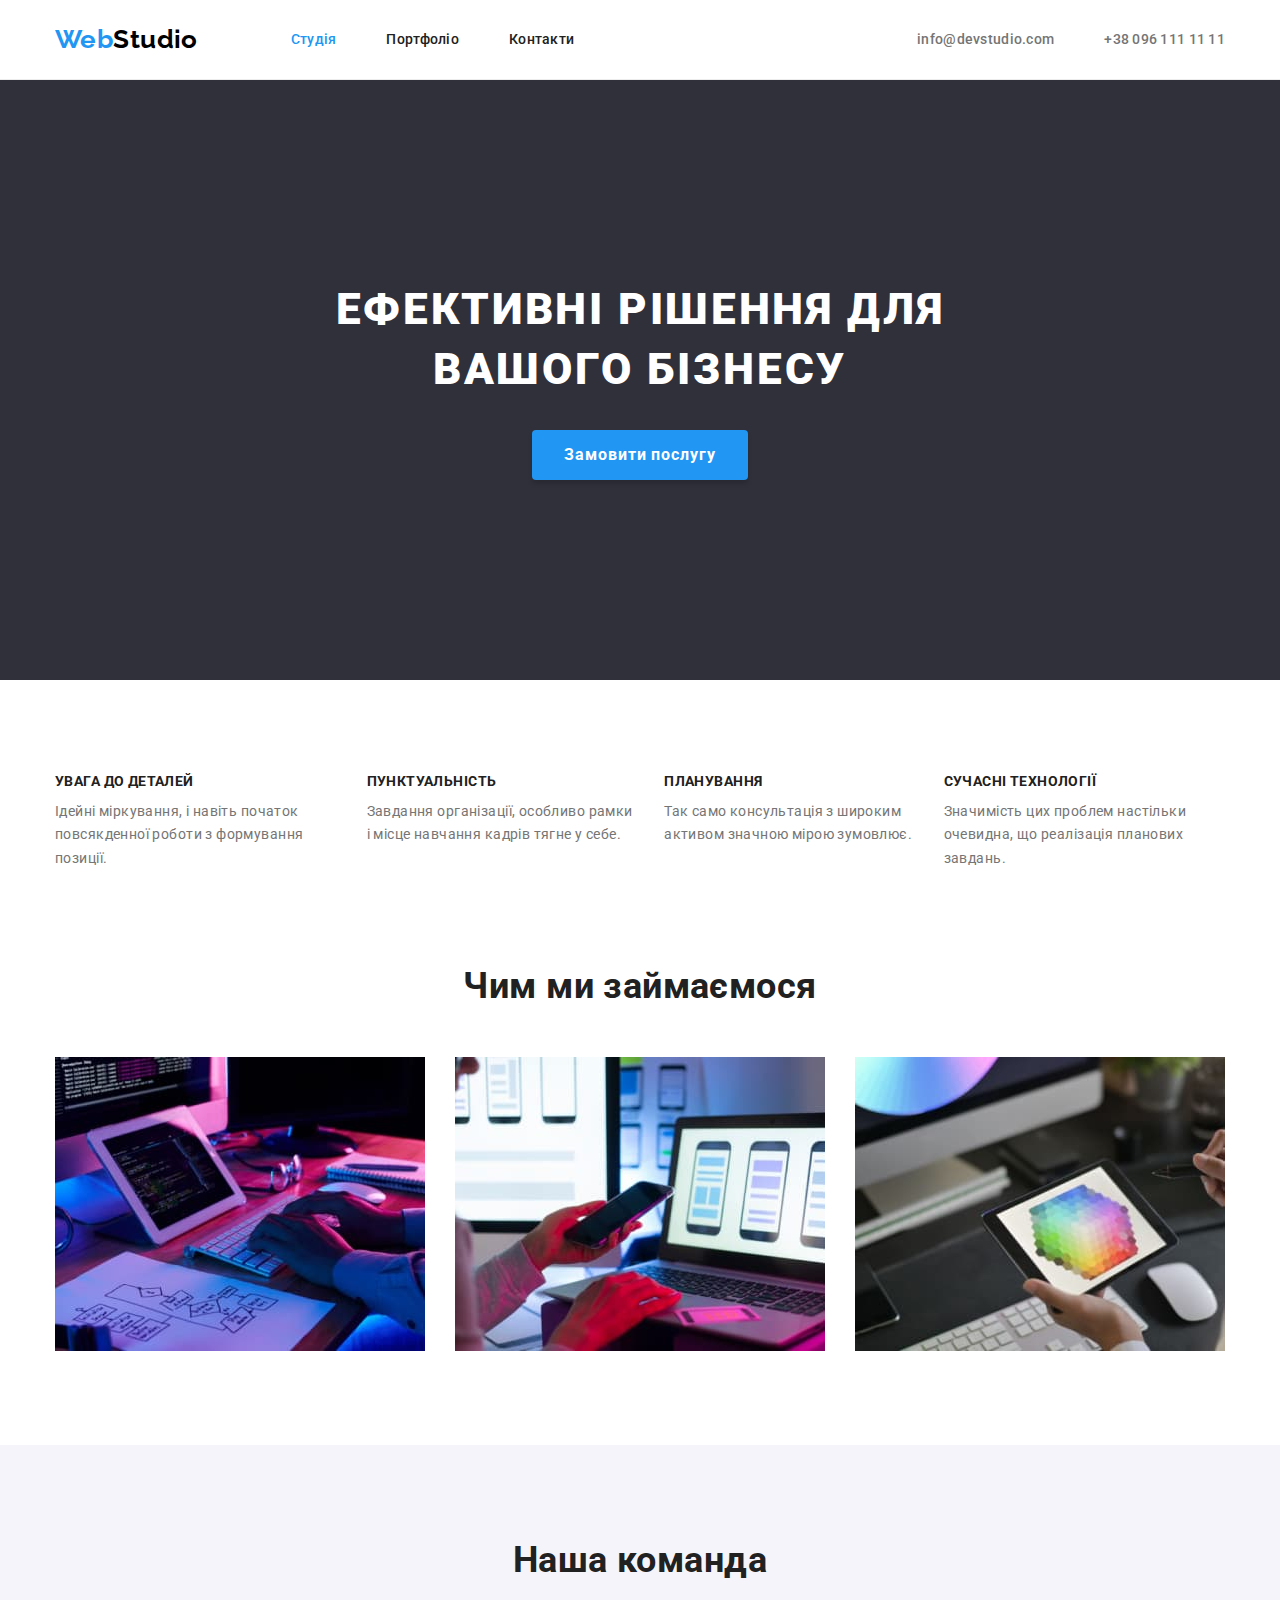
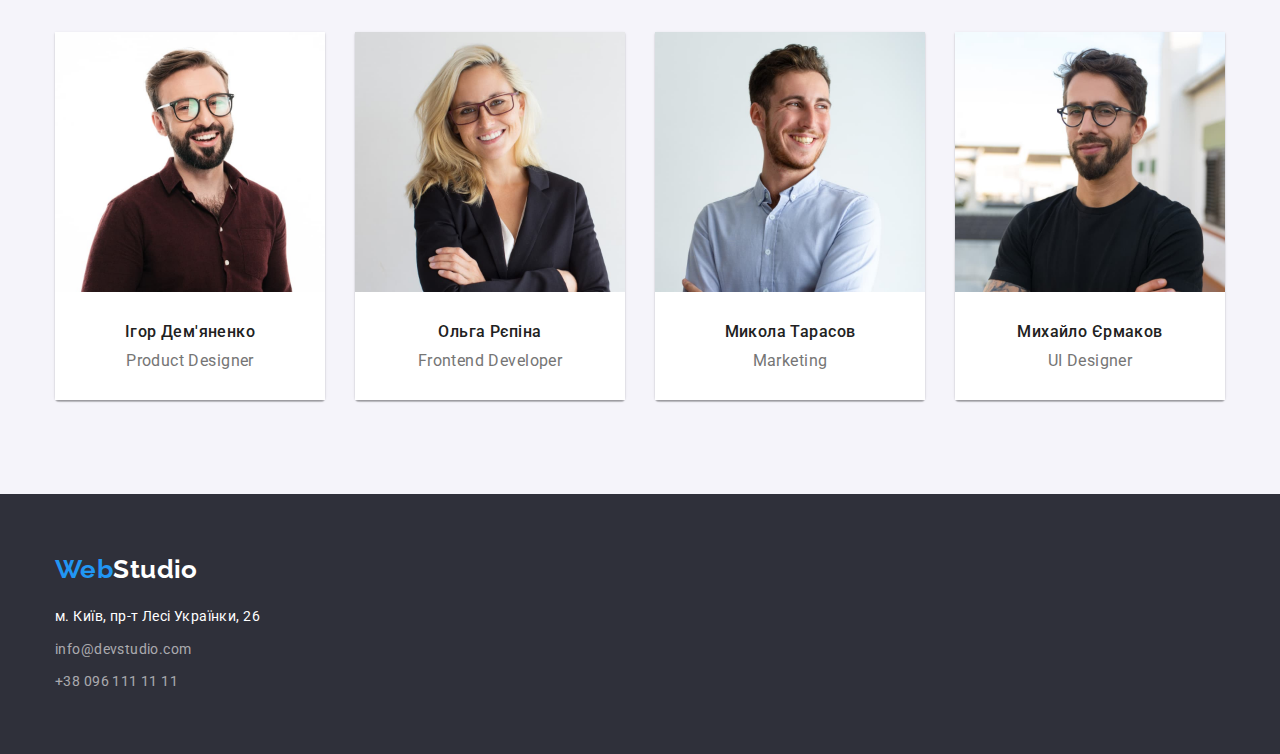
<file: index.html>
<!DOCTYPE html>
<html lang="en">
  <head>
    <meta charset="UTF-8" />
    <meta name="viewport" content="width=device-width, initial-scale=1.0" />
    <title>Студія</title>
    <link rel="preconnect" href="https://fonts.googleapis.com" />
    <link rel="preconnect" href="https://fonts.gstatic.com" crossorigin />
    <link
      href="https://fonts.googleapis.com/css2?family=Raleway:wght@700&family=Roboto:wght@400;500;700;900&display=swap"
      rel="stylesheet"
    />
    <link
      rel="stylesheet"
      href="https://cdn.jsdelivr.net/npm/modern-normalize@1.1.0/modern-normalize.min.css"
    />
    <link rel="stylesheet" href="./css/styles.css" />
  </head>
  <body>
    <header class="page-header">
      <div class="container page-header-container">
        <nav class="page-navigation">
          <a href="#webstudio" class="webstudio link"
            ><span class="weblogo">Web</span><span class="studiologoblack">Studio</span></a
          >
          <ul class="menu list">
            <li class="menu-item">
              <a href="./index.html" class="menu-link link current">Студія</a>
            </li>
            <li class="menu-item">
              <a href="./portfolio.html" class="menu-link link">Портфоліо</a>
            </li>
            <li class="menu-item">
              <a href="#contacts" class="menu-link link">Контакти</a>
            </li>
          </ul>
        </nav>
        <ul class="page-contacts list">
          <li class="page-contacts-item">
            <a href="mailto:info@devstudio.com" class="contacts-link link">info@devstudio.com</a>
          </li>
          <li class="page-contacts-item">
            <a href="tel:+380961111111" class="contacts-link link">+38 096 111 11 11</a>
          </li>
        </ul>
      </div>
    </header>
    <main>
      <section class="feature">
        <div class="container">
          <h1 class="feature-header">Ефективні рішення для вашого бізнесу</h1>
          <button class="modal-open-btn buttoncursor" type="button">Замовити послугу</button>
        </div>
      </section>
      <section class="section-characteristic">
        <div class="container">
          <h2 class="visually-hidden">Особливості</h2>
          <ul class="characteristic-list list">
            <li class="characteristic-item">
              <h3 class="characteristic-name">Увага до деталей</h3>
              <p class="characteristic-description">
                Ідейні міркування, і навіть початок повсякденної роботи з формування позиції.
              </p>
            </li>
            <li class="characteristic-item">
              <h3 class="characteristic-name">Пунктуальність</h3>
              <p class="characteristic-description">
                Завдання організації, особливо рамки і місце навчання кадрів тягне у себе.
              </p>
            </li>
            <li class="characteristic-item">
              <h3 class="characteristic-name">Планування</h3>
              <p class="characteristic-description">
                Так само консультація з широким активом значною мірою зумовлює.
              </p>
            </li>
            <li class="characteristic-item">
              <h3 class="characteristic-name">Сучасні технології</h3>
              <p class="characteristic-description">
                Значимість цих проблем настільки очевидна, що реалізація планових завдань.
              </p>
            </li>
          </ul>
        </div>
      </section>
      <section class="what-we-do section">
        <div class="container">
          <h2 class="name-header">Чим ми займаємося</h2>
          <ul class="work-photo-list list">
            <li class="work-photo-item">
              <img
                src="./images/box-1.jpg"
                alt="Work on PC"
                width="370"
                height="294"
                class="work-photo"
              />
            </li>
            <li class="work-photo-item">
              <img
                src="./images/box-2.jpg"
                alt="Work on notebook"
                width="370"
                height="294"
                class="work-photo"
              />
            </li>
            <li class="work-photo-item">
              <img
                src="./images/box-3.jpg"
                alt="Work on GP"
                width="370"
                height="294"
                class="work-photo"
              />
            </li>
          </ul>
        </div>
      </section>
      <section class="our-team section">
        <div class="container">
          <h2 class="name-header">Наша команда</h2>
          <ul class="workers-list list">
            <li class="workers-list-item">
              <img
                src="./images/photo-1.jpg"
                alt="IgorPhoto"
                width="270"
                height="260"
                class="workers-photo"
              />
              <div class="workers-container">
                <h3 class="workers-name">Ігор Дем'яненко</h3>
                <p class="workers-job">Product Designer</p>
              </div>
            </li>
            <li class="workers-list-item">
              <img
                src="./images/photo-2.jpg"
                alt="OlgaPhoto"
                width="270"
                height="260"
                class="workers-photo"
              />
              <div class="workers-container">
                <h3 class="workers-name">Ольга Рєпіна</h3>
                <p class="workers-job">Frontend Developer</p>
              </div>
            </li>
            <li class="workers-list-item">
              <img
                src="./images/photo-3.jpg"
                alt="MykolaPhoto"
                width="270"
                height="260"
                class="workers-photo"
              />
              <div class="workers-container">
                <h3 class="workers-name">Микола Тарасов</h3>
                <p class="workers-job">Marketing</p>
              </div>
            </li>
            <li class="workers-list-item">
              <img
                src="./images/photo-4.jpg"
                alt="Mykhaylo"
                width="270"
                height="260"
                class="workers-photo"
              />
              <div class="workers-container">
                <h3 class="workers-name">Михайло Єрмаков</h3>
                <p class="workers-job">UI Designer</p>
              </div>
            </li>
          </ul>
        </div>
      </section>
    </main>
    <footer class="page-footer">
      <div class="container">
        <a href="#webstudio" class="webstudio-footer link"
          ><span class="weblogo">Web</span><span class="studiologowhite">Studio</span></a
        >
        <address class="address-footer">
          <ul class="address-list list">
            <li class="address-list-item">
              <a
                href="https://goo.gl/maps/CPtrU1FHBa2aNyZL9"
                target="_blank"
                rel="noopener noreferrer nofollow"
                class="address link"
                >м. Київ, пр-т Лесі Українки, 26
              </a>
            </li>
            <li class="address-list-item">
              <a href="mailto:info@devstudio.com" class="footer-contacts link"
                >info@devstudio.com</a
              >
            </li>
            <li class="address-list-item">
              <a href="tel:+380961111111" class="footer-contacts link">+38 096 111 11 11</a>
            </li>
          </ul>
        </address>
      </div>
    </footer>
  </body>
</html>
</file>
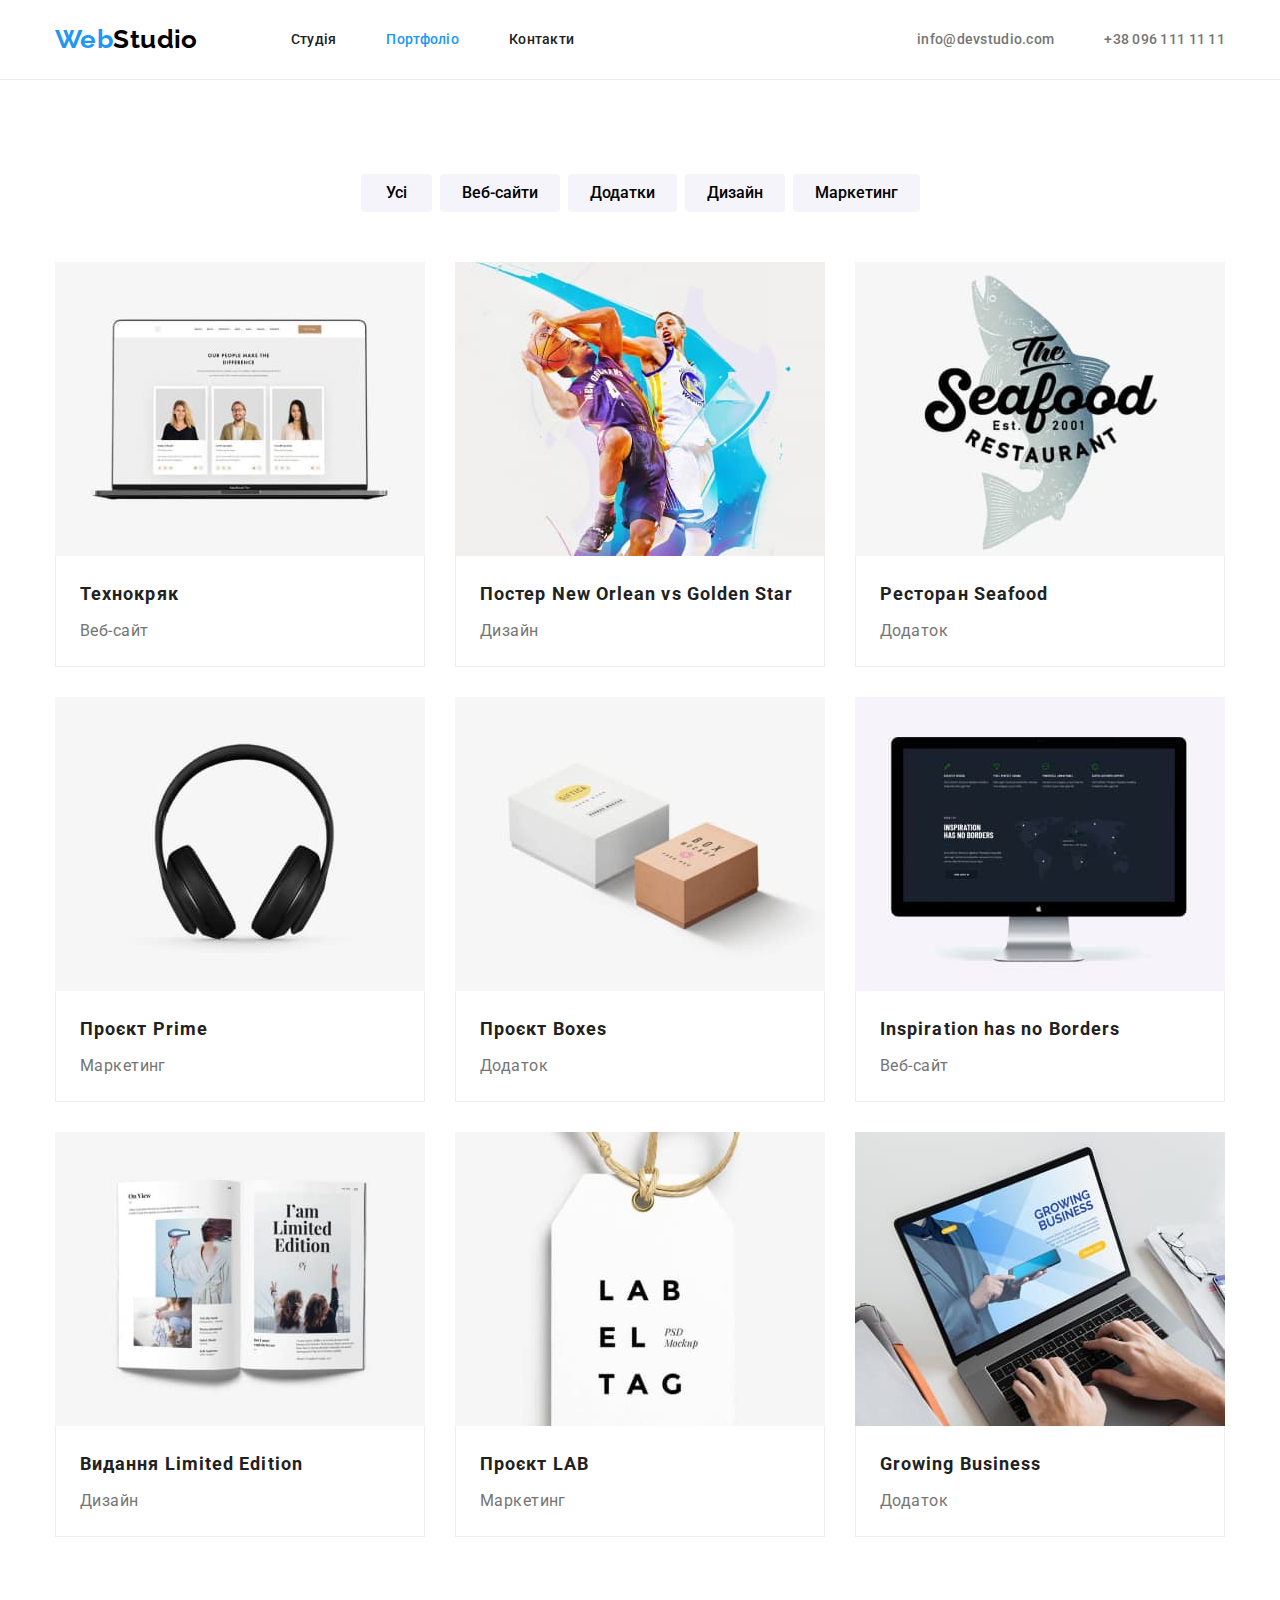
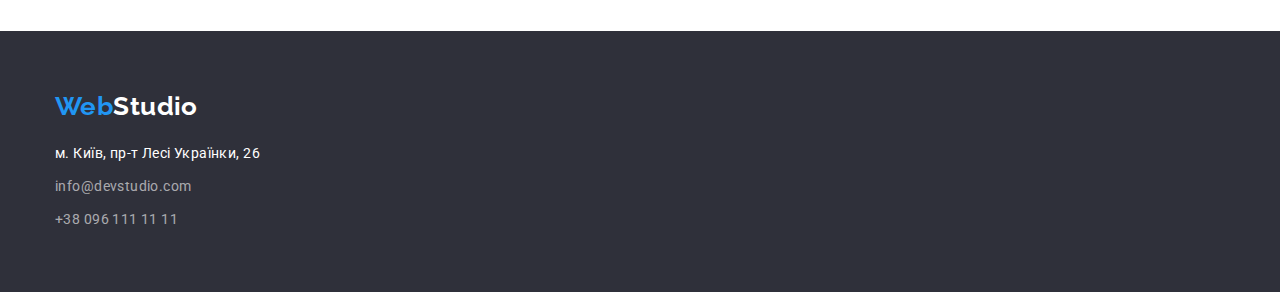
<file: portfolio.html>
<!DOCTYPE html>
<html lang="uk">
  <head>
    <meta charset="UTF-8" />
    <meta name="viewport" content="width=device-width, initial-scale=1.0" />
    <title>Портфоліо</title>
    <link rel="preconnect" href="https://fonts.googleapis.com" />
    <link rel="preconnect" href="https://fonts.gstatic.com" crossorigin />
    <link
      href="https://fonts.googleapis.com/css2?family=Raleway:wght@700&family=Roboto:wght@400;500;700;900&display=swap"
      rel="stylesheet"
    />
    <link 
      rel="stylesheet" 
      href="https://cdn.jsdelivr.net/npm/modern-normalize@1.1.0/modern-normalize.min.css"
    />
    <link rel="stylesheet" href="./css/styles.css" />
  </head>
  <body>
    <header class="page-header">
      <div class="container page-header-container">
        <nav class="page-navigation">
          <a href="#webstudio" class="webstudio link"
            ><span class="weblogo">Web</span><span class="studiologoblack">Studio</span></a
          >
          <ul class="menu list">
            <li class="menu-item">
              <a href="./index.html" class="menu-link link ">Студія</a>
            </li>
            <li class="menu-item">
              <a href="./portfolio.html" class="menu-link link current">Портфоліо</a>
            </li>
            <li class="menu-item">
              <a href="#contacts" class="menu-link link">Контакти</a>
            </li>
          </ul>
        </nav>
        <ul class="page-contacts list">
          <li class="page-contacts-item">
            <a href="mailto:info@devstudio.com" class="contacts-link link">info@devstudio.com</a>
          </li>
          <li class="page-contacts-item">
            <a href="tel:+380961111111" class="contacts-link link">+38 096 111 11 11</a>
          </li>
        </ul>
      </div>
    </header>
    <main>
      <section class="page-portfolio-projects">
        <div class="container">
          <h1 class="buttons visually-hidden">Кнопки</h2>
          <ul class="buttons-list list">
            <li class="buttons-list-item">
            <button class="portfolio-buttons buttoncursor portfolio-buttons-all" type="button">Усі</button>
            </li>
            <li class="buttons-list-item">
            <button class="portfolio-buttons buttoncursor" type="button">Веб-сайти</button>
            </li>
            <li class="buttons-list-item">
            <button class="portfolio-buttons buttoncursor" type="button">Додатки</button>
            </li>
            <li class="buttons-list-item">
            <button class="portfolio-buttons buttoncursor" type="button">Дизайн</button>
            </li>
            <li class="buttons-list-item">
            <button class="portfolio-buttons buttoncursor" type="button">Маркетинг</button>
            </li>
          </ul>
          <ul class="portfolio-projects list">
          <li class="portfolio-projects-item">
            <img
              src="./images/portfolio-1.jpg"
              alt="Notebook"
              width="370"
              height="294"
              class="portfolio-projects-photo"
            />
            <div class="portfolio-projects-container">
              <h2 class="portfolio-projects-name">Технокряк</h3>
              <p class="portfolio-projects-description">Веб-сайт</p>
            </div>
          </li>
          <li class="portfolio-projects-item">
            <img
              src="./images/portfolio-2.jpg"
              alt="Poster"
              width="370"
              height="294"
              class="portfolio-projects-photo"
            />
            <div class="portfolio-projects-container">
              <h2 class="portfolio-projects-name">Постер New Orlean vs Golden Star</h3>
              <p class="portfolio-projects-description">Дизайн</p>
            </div>
          </li>
          <li class="portfolio-projects-item">
            <img
              src="./images/portfolio-3.jpg"
              alt="RestaurantLogo"
              width="370"
              height="294"
              class="portfolio-projects-photo"
            />
            <div class="portfolio-projects-container">
              <h2 class="portfolio-projects-name">Ресторан Seafood</h3>
              <p class="portfolio-projects-description">Додаток</p>
            </div>
          </li>
          <li class="portfolio-projects-item">
            <img
              src="./images/portfolio-4.jpg"
              alt="Headphones"
              width="370"
              height="294"
              class="portfolio-projects-photo"
            />
            <div class="portfolio-projects-container">
              <h2 class="portfolio-projects-name">Проєкт Prime</h3>
              <p class="portfolio-projects-description">Маркетинг</p>
            </div>
          </li>
          <li class="portfolio-projects-item">
            <img
              src="./images/portfolio-5.jpg"
              alt="Boxes"
              width="370"
              height="294"
              class="portfolio-projects-photo"
            />
            <div class="portfolio-projects-container">
              <h2 class="portfolio-projects-name">Проєкт Boxes</h3>
              <p class="portfolio-projects-description">Додаток</p>
            </div>
          </li>
          <li class="portfolio-projects-item">
            <img
              src="./images/portfolio-6.jpg"
              alt="Monitor"
              width="370"
              height="294"
              class="portfolio-projects-photo"
            />
            <div class="portfolio-projects-container">
              <h2 class="portfolio-projects-name">Inspiration has no Borders</h3>
              <p class="portfolio-projects-description">Веб-сайт</p>
            </div>
          </li>
          <li class="portfolio-projects-item">
            <img
              src="./images/portfolio-7.jpg"
              alt="Book"
              width="370"
              height="294"
              class="portfolio-projects-photo"
            />
            <div class="portfolio-projects-container">
              <h2 class="portfolio-projects-name">Видання Limited Edition</h3>
              <p class="portfolio-projects-description">Дизайн</p>
            </div>
          </li>
          <li class="portfolio-projects-item">
            <img
              src="./images/portfolio-8.jpg"
              alt="LabelTag"
              width="370"
              height="294"
              class="portfolio-projects-photo"
            />
            <div class="portfolio-projects-container">
              <h2 class="portfolio-projects-name">Проєкт LAB</h3>
              <p class="portfolio-projects-description">Маркетинг</p>
            </div>
          </li>
          <li class="portfolio-projects-item">
            <img
              src="./images/portfolio-9.jpg"
              alt="NotebookWork"
              width="370"
              height="294"
              class="portfolio-projects-photo"
            />
            <div class="portfolio-projects-container">
              <h2 class="portfolio-projects-name">Growing Business</h3>
              <p class="portfolio-projects-description">Додаток</p>
            </div>
          </li>
        </ul>
        </div> 
      </section>
    </main>
    <footer class="page-footer">
      <div class="container">
        <a href="#webstudio" class="webstudio-footer link"
          ><span class="weblogo">Web</span><span class="studiologowhite">Studio</span></a
        >
        <address class="address-footer">
          <ul class="address-list list">
            <li class="address-list-item">
              <a
                href="https://goo.gl/maps/CPtrU1FHBa2aNyZL9"
                target="_blank"
                rel="noopener noreferrer nofollow"
                class="address link"
                >м. Київ, пр-т Лесі Українки, 26
              </a>
            </li>
            <li class="address-list-item">
              <a href="mailto:info@devstudio.com" class="footer-contacts link"
                >info@devstudio.com</a
              >
            </li>
            <li class="address-list-item">
              <a href="tel:+380961111111" class="footer-contacts link">+38 096 111 11 11</a>
            </li>
          </ul>
        </address>
      </div>
    </footer>
  </body>
</html>
</file>
<file: css/styles.css>
:root {
    --primary-font: 'Roboto', sans-serif;
    --logo-font: 'Raleway', sans-serif;
    --primary-bg-color: #FFFFFF;
    --secondary-bg-color: #F5F4FA;
    --dark-bg-color: #2F303A;
    --primary-text-color: #212121;
    --primary-contact-color: #757575;
    --primary-accent-color: #2196F3;
    --secondary-accent-color: #188CE8;
    --primary-black: #000000;
}

h1, h2, h3, h4, h5, h6, p {
    margin-top: 0;
    margin-bottom: 0;
}

ol, ul {
    margin-top: 0;
    margin-bottom: 0;
    padding-left: 0;
}

img {
    display: block;
    max-width: 100%;
    height: auto;
}

.link {
    text-decoration: none;
}

.list{
    list-style: none;
}

.buttoncursor {
    cursor: pointer;
}

.visually-hidden {
    position: absolute;
    white-space: nowrap;
    width: 1px;
    height: 1px;
    overflow: hidden;
    border: 0;
    padding: 0;
    clip: rect(0 0 0 0);
    clip-path: inset(50%);
    margin: -1px;
}

body {
    font-family: var(--primary-font);
    background: var(--primary-bg-color);
    color: var(--primary-text-color);
    font-size: 14px;
    letter-spacing: 0.03em;
}

.container {
    width: 1200px;
    margin-left: auto;
    margin-right: auto;
    padding-left: 15px;
    padding-right: 15px;
}

.section {
    padding-top: 94px;
    padding-bottom: 94px;
}

/*-------------- HEADER --------------*/
.page-header {
    padding-top: 24px;
    padding-bottom: 24px;
    border-bottom: 1px solid #ECECEC;
}

.page-header-container {
    display: flex;
    align-items: center;
}

.page-navigation {
    display: flex;
    align-items: center;
}

.webstudio {
    margin-right: 93px;
}

.menu {
    display: flex;
    column-gap: 50px;
}

.page-contacts {
    display: flex;
    column-gap: 50px;
    margin-left: auto;
}

.weblogo {
    font-family: 'Raleway';
    font-weight: 700;
    font-size: 26px;
    line-height: 1.19;  
    color: var(--primary-accent-color);
}

.studiologoblack {
    font-family: 'Raleway';
    font-weight: 700;
    font-size: 26px;
    line-height: 1.19;
    color: var(--primary-black);
}

.menu-link {
    font-weight: 500;
    line-height: 1.14;
    letter-spacing: 0.02em;
    color: var(--primary-text-color);
}

.contacts-link {
    font-weight: 500;
    line-height: 1.14;
    letter-spacing: 0.02em;
    color: var(--primary-contact-color);
}

.menu-link:hover,
.menu-link:focus,
.contacts-link:hover,
.contacts-link:focus {
    color: var(--primary-accent-color);
}

.current {
    color: var(--primary-accent-color);
}

/*-------------- /HEADER --------------*/

/*-------------- FOOTER --------------*/

.page-footer {
    background-color: var(--dark-bg-color);
    padding-top: 60px;
    padding-bottom: 60px;
}

.webstudio-footer {
    display: block;
    margin-right: auto;
    margin-bottom: 20px;
}

.studiologowhite {
    font-family: 'Raleway';
    font-weight: 700;
    font-size: 26px;
    line-height: 1.19;
    color: var(--primary-bg-color);
}

.address-footer {
    font-style: normal;
    line-height: 1.71;
    margin-right: auto;
}

.address-list-item:not(:last-child) {
    margin-bottom: 9px;
}

.address {
    color: var(--primary-bg-color);
}

.footer-contacts {
    color: rgba(255, 255, 255, 0.6);
}

.address:hover,
.address:focus,
.footer-contacts:hover,
.footer-contacts:focus {
    color: var(--primary-accent-color);
}

/*-------------- /FOOTER --------------*/

/*-------------- FEATURE --------------*/

.feature {
    background: var(--dark-bg-color);
    padding: 200px 0;
    text-align: center;
}

.feature-header {
    font-weight: 900;
    font-size: 44px;
    line-height: 1.36;
    text-align: center;
    letter-spacing: 0.06em;
    text-transform: uppercase;
    color: var(--primary-bg-color);
    width: 696px;
    margin-bottom: 30px;
    margin-left: auto;
    margin-right: auto;
}

.modal-open-btn {
    background: var(--primary-accent-color);
    box-shadow: 0px 4px 4px rgba(0, 0, 0, 0.15);
    border-radius: 4px;
    border: 0;
    font-weight: 700;
    font-size: 16px;
    line-height: 1.88;
    display: inline-block;
    letter-spacing: 0.06em;
    color: var(--primary-bg-color);
    width: 216px;
    height: 50px;
}

.modal-open-btn:hover,
.modal-open-btn:focus {
    background: var(--secondary-accent-color);
}

/*-------------- /FEATURE --------------*/

/*-------------- CHARACTERISTIC --------------*/

.section-characteristic {
    padding-top: 94px;
}

.characteristic-list {
    display: flex;
    column-gap: 30px;
}

.characteristic-item {
    flex-basis: calc((100%-90px)/4)
}

.characteristic-name {
    font-size: 14px;
    font-weight: 700;
    line-height: 1.14;
    text-transform: uppercase;
    margin-bottom: 10px;
}

.characteristic-description {
    line-height: 1.71;
    color: var(--primary-contact-color);
}

/*-------------- /CHARACTERISTIC --------------*/

/*-------------- WHAT WE DO --------------*/

.work-photo-list {
    display: flex;
    column-gap: 30px;
}

.work-photo-item {
    flex-basis: calc((100%-60px)/3)
}

.name-header {
    font-weight: 700;
    font-size: 36px;
    line-height: 1.17;
    text-align: center;
    margin-bottom: 50px;
}

/*-------------- /WHAT WE DO --------------*/

/*-------------- OUR TEAM --------------*/

.our-team {
    background: var(--secondary-bg-color);
}

.workers-list {
    display: flex;
    column-gap: 30px;
}

.workers-list-item {
    box-shadow: 0px 1px 3px rgba(0, 0, 0, 0.12), 0px 1px 1px rgba(0, 0, 0, 0.14), 0px 2px 1px rgba(0, 0, 0, 0.2);
    border-radius: 0px 0px 4px 4px;
    flex-basis: calc((100% - 90px)/ 4)
}

.workers-container {
    padding-top: 30px;
    padding-bottom: 30px;
    background: var(--primary-bg-color);
}

.workers-name {
    font-weight: 500;
    font-size: 16px;
    line-height: 1.19;
    text-align: center;
    margin-bottom: 10px;
}

.workers-job {
    font-size: 16px;
    line-height: 1.19;
    text-align: center;
    color: var(--primary-contact-color);
}

/*-------------- /OUR TEAM --------------*/

/*-------------- PORTFOLIO PROJECTS --------------*/

.buttons-list {
    display: flex;
    column-gap: 8px;
    justify-content: center;
    margin-bottom: 50px;
}

.portfolio-buttons {
    background: var(--secondary-bg-color);
    border-radius: 4px;
    border: 0;
    font-weight: 500;
    font-size: 16px;
    line-height: 1.63;
    text-align: center;
    padding: 6px 22px;
}

.portfolio-buttons-all {
    padding: 6px 25px;
}

.portfolio-buttons:hover,
.portfolio-buttons:focus {
    background: var(--primary-accent-color);
    color: var(--primary-bg-color);
}

.page-portfolio-projects {
    padding-top: 94px;
    padding-bottom: 94px;
}

.portfolio-projects {
    display: flex;
    flex-wrap: wrap;
    gap: 30px;
}

.portfolio-projects-item {
    background: var(--primary-bg-color);
    flex-basis: calc((1110)/3);
}

.portfolio-projects-container{
    padding: 20px 24px;
    border: 1px solid #EEEEEE;
    border-top: 0;
}

.portfolio-projects-name {
    font-weight: 700;
    font-size: 18px;
    line-height: 2;
    letter-spacing: 0.06em;
    margin-bottom: 4px;
}

.portfolio-projects-description {
    font-size: 16px;
    line-height: 1.88;
    color: var(--primary-contact-color);
}

/*-------------- /PORTFOLIO PROJECTS --------------*/
</file>
